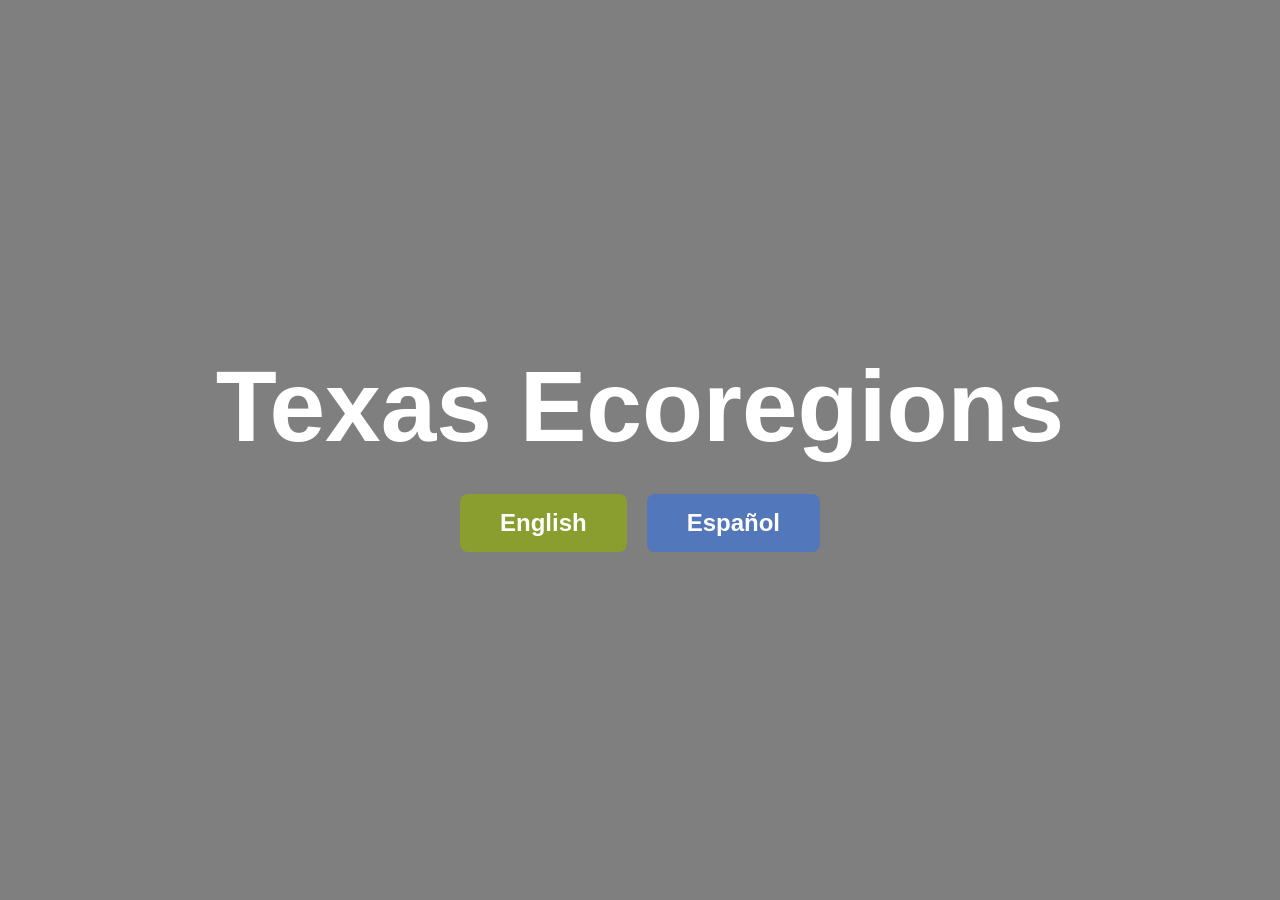
<file: index.html>
<!DOCTYPE html>
<html lang="en">
  <head>
    <meta charset="utf-8" />
    <meta name="viewport" content="width=device-width, initial-scale=1.0, maximum-scale=5.0, user-scalable=yes">
    <title>Texas Ecoregions</title>
    <link rel="stylesheet" type="text/css" href="style.css">
    <style>
      
      #index-video{
        position:fixed;
        right:0px;
        bottom: 0px;
        width: fit-content;
        height: fit-content;
        z-index: 0;
      }

      .language-selection {
        display: flex;
        z-index: 1;
        flex-direction: column;
        align-items: center;
        justify-content: center;
        height: 100vh;
        gap: 30px;
        background: rgba(0,0,0,0.5);
      }
      
      @keyframes titleAnimation{
        from {
          opacity: 0%;
          font-size: 10px;
        }
        to {
          opacity: 100%;
          font-size: 100px;
        }
      }

      .language-selection h1 {
        color: white;
        font-size: 100px;
        text-align: center;
        margin: 0;
        animation-name: titleAnimation;
        animation-duration: 1.5s;
        z-index: 1;
      }
      
      .button-container {
        display: flex;
        gap: 20px;
      }
      
      .language-btn {
        padding: 15px 40px;
        font-size: 24px;
        border: none;
        border-radius: 8px;
        cursor: pointer;
        text-decoration: none;
        color: white;
        font-weight: bold;
        transition: transform 0.2s, box-shadow 0.2s;
      }
      
      .language-btn:hover {
        transform: scale(1.05);
        box-shadow: 0 5px 15px rgba(0, 0, 0, 0.3);
      }
      
      .english-btn {
        background-color: #8a9e2f;
      }
      
      .spanish-btn {
        background-color: #5377bb;
      }

      @media (max-width: 480px) {
  .language-selection h1 {
    font-size: 24px;
    margin-bottom: 12px;
  }

  .button-container {
    flex-direction: column;
    gap: 12px;
  }
}
      
    </style>
  </head>
  <body>
    <video autoplay muted loop id="index-video">
      <source src="Videos/marshes-video.mp4">
    </video>
    <div class="language-selection">
      <h1>
        Texas Ecoregions
      </h1>
      <div class="button-container" style="z-index: 1;">
        <a href="english-landing.html" class="language-btn english-btn">English</a>
        <a href="spanish-landing.html" class="language-btn spanish-btn">Español</a>
      </div>
    </div>
  </body>
</html>
    <script src="sketch.js"></script>
  </body>
</html>
</file>
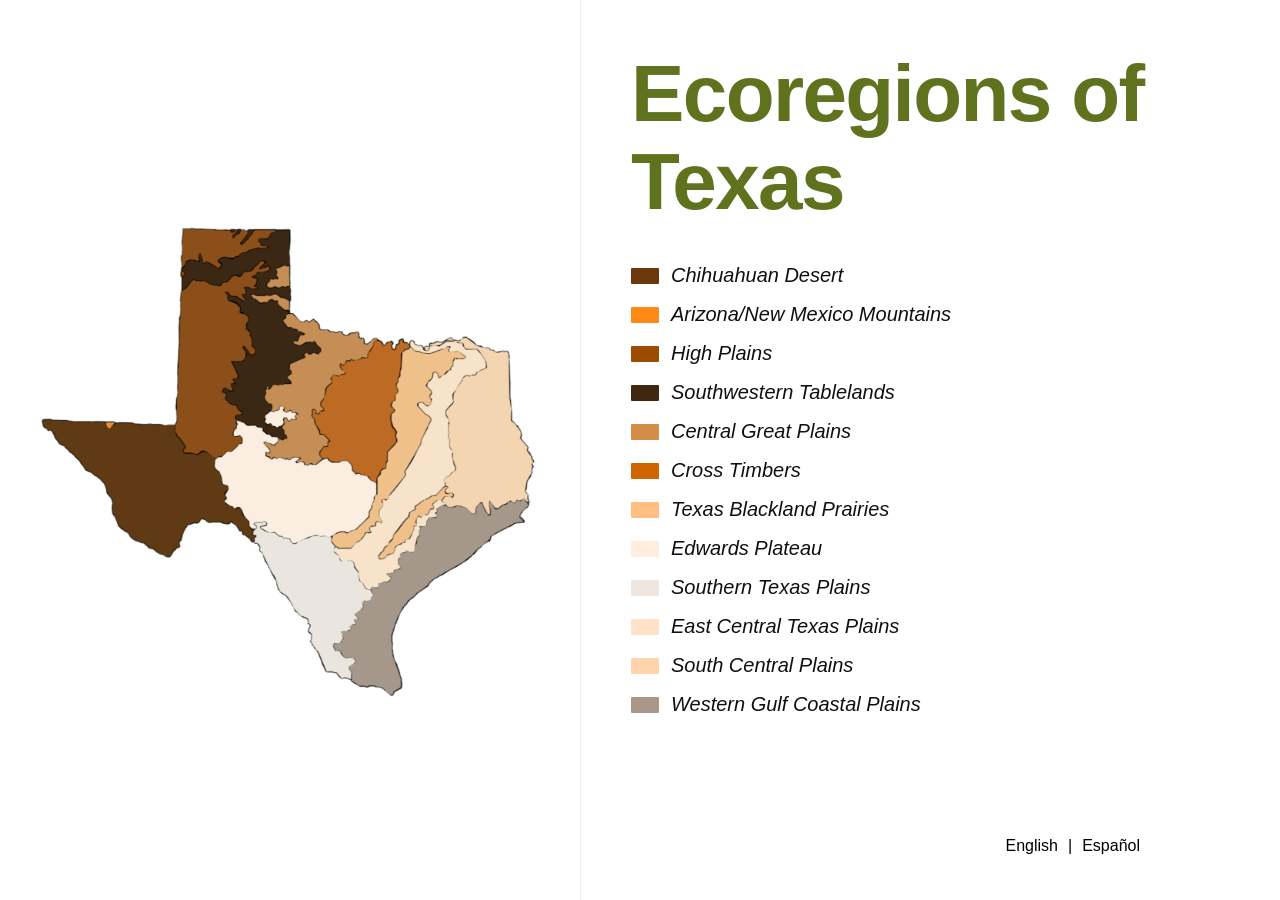
<file: english-landing.html>
<!DOCTYPE html>
<html lang="en">
  <head>
    <meta charset="utf-8" />
    <meta name="viewport" content="width=device-width, initial-scale=1.0, maximum-scale=5.0, user-scalable=yes">
    <title>Texas Ecoregions</title>
    <link rel="stylesheet" type="text/css" href="style.css">
  </head>
  <body>
    <!-- Start Menu - English -->

    <div id="startMenu" class="page active">
          <!--debugging mqp coordinates
          <p style="position:absolute;">
        <span id="x">0</span>, 
        <span id="y">0</span>
    </p>-->

    <!--ecoregion old coordinates debugging
        <area shape="poly" alt="Chihuahuan Desert" coords="0,476,133,479,149,503,167,484,288,486,313,535,318,548,359,548,390,593,404,654,452,690,463,742,383,700,336,702,278,782,170,710,134,620" onclick="navigateToEcoregion('chihuahuanDeserts')" fill="" fill-opacity="0.5" style="cursor:pointer">
    <area  shape="poly" alt="Southern Texas Plains" coords="467,704,476,753,546,884,615,1024,676,1039,681,997,633,964,720,860,676,783,640,770,632,730,550,741,517,726,481,715,487,698" onclick="navigateToEcoregion('southernTexasPlains')" style="cursor:pointer">
    <area  shape="poly" alt="Western Gulf Coastal Plains" coords="875,658,935,678,954,657,973,686,977,654,993,666,1057,651,1040,678,1050,697,768,909,788,1048,762,1070,680,1042,679,985,641,962" onclick="navigateToEcoregion('westernGulfCoastalPlain')" style="cursor:pointer">
    <area  shape="poly" alt="East Central Texas Plains"  coords="720,851,682,779,641,766,646,758,681,752,720,722,749,697,741,679,824,557,852,477,824,444,832,443,847,446,852,416,842,398,855,377,871,386,896,363,902,346,923,341,909,321,892,322,884,314,838,331,802,313,809,306,842,325,865,313,890,306,914,314,925,323,951,326,968,354,933,379,895,415,879,463,893,552,895,588,867,622,807,669,735,772,753,774,796,740,823,689,863,653,872,655" onclick="navigateToEcoregion('eastCentralTexasPlains')" style="cursor:pointer">
    <area  shape="poly" alt="High Plains"  coords="311,62,408,64,415,82,439,65,445,71,430,98,470,68,511,64,472,90,482,101,389,127,388,144,360,131,344,111,343,127,322,127,307,143,308,98" onclick="navigateToEcoregion('highPlains')" style="cursor:pointer">
    <area  shape="poly" alt="High Plains"  coords="306,193,292,483,322,540,356,539,380,556,434,527,416,506,424,478,422,464,434,461,398,429,393,400,415,409,421,373,411,344,443,341,432,310,456,328,449,283,441,250,395,200,437,206,441,184,462,187,462,162,490,148,475,148,482,132,442,159,387,185,352,175,330,175" onclick="navigateToEcoregion('highPlains')" style="cursor:pointer">
    <area  shape="poly" alt="Arizona/New Mexico Mountains"  coords="141,480,150,499,162,482" onclick="navigateToEcoregion('arizonaNewMexicoMountains')" style="cursor:pointer">
    <area  shape="poly" alt="Southwestern Tablelands"  coords="305,147,312,157,306,168,306,182,336,168,385,181,483,129,483,142,495,142,468,162,464,191,439,207,411,207,454,259,461,331,422,352,419,410,400,410,404,430,436,459,430,469,457,486,491,497,530,519,524,499,499,488,482,479,485,462,499,452,484,424,493,397,541,394,531,381,542,375,540,351,571,337,579,324,601,328,605,321,593,308,551,311,565,288,528,267,535,243,508,217,476,224,456,206,486,203,513,202,538,215,541,187,497,190,493,180,514,169,510,146,539,139,541,66,512,66,481,86,483,102,419,129,396,126,388,145,352,128,320,132" onclick="navigateToEcoregion('southwesternTablelands')" style="cursor:pointer">
    <area  shape="poly" alt="Southwestern Tablelands"  coords="408,64,414,78,442,64,447,70,436,90,479,62" onclick="navigateToEcoregion('southwesternTablelands')" style="cursor:pointer">
    <area  shape="poly" alt="Cross Timbers"  coords="784,301,800,315,759,489,776,519,727,605,684,586,665,561,631,568,614,550,633,518,602,500,597,459,622,456,614,436,634,387,673,377,653,360,711,345,728,304,763,311" onclick="navigateToEcoregion('crossTimbers')" style="cursor:pointer">
    <area  shape="poly" alt="South Central Plains"  coords="840,310,890,295,926,297,988,324,1012,328,1032,476,1068,564,1057,646,993,658,970,643,972,674,956,651,936,672,914,661,893,660,878,648,901,635,879,618,902,578,883,459,915,399,971,360,960,332,949,323,929,320,897,303,863,311,841,319" onclick="navigateToEcoregion('southCentralPlains')" style="cursor:pointer">
    <area  shape="poly" alt="Texas Blackland Prairies"  coords="803,325,840,336,882,323,914,337,892,343,866,377,850,370,834,399,843,437,815,435,845,482,735,685,738,698,677,750,646,753,635,728,670,719,713,682,732,602,781,520,765,479" onclick="navigateToEcoregion('texasBlacklandPrairies')" style="cursor:pointer">
    <area  shape="poly" alt="Texas Blackland Prairies"  coords="875,620,893,632,823,685,792,740,753,768,741,770,770,732,804,682,819,665" onclick="navigateToEcoregion('texasBlacklandPrairies')" style="cursor:pointer">
    <area  shape="poly" alt="Edwards Plateau" coords="428,484,422,506,437,526,380,562,399,618,421,663,454,687,459,701,488,691,497,697,489,709,552,733,627,728,670,714,710,681,726,614,681,588,663,565,628,568,618,559,581,573,555,570,559,558,498,558,491,542,485,522,508,526,514,515,471,492" onclick="navigateToEcoregion('edwardsPlateau')" style="cursor:pointer">
    <area  shape="poly" alt="Edwards Plateau" coords="490,462,490,479,522,494,530,469,539,477,556,472,555,463,530,457,525,451" onclick="navigateToEcoregion('edwardsPlateau')" style="cursor:pointer">
    <area  shape="poly" alt="Central Great Plains" coords="462,210,478,224,509,218,540,245,533,267,574,287,562,309,601,309,612,322,605,333,546,354,548,378,539,384,549,397,497,409,489,429,505,456,536,455,561,462,559,476,541,483,533,477,530,494,536,516,510,533,496,533,501,557,566,553,565,567,581,570,612,558,610,540,624,527,613,510,600,506,589,453,612,450,610,429,634,377,660,373,648,354,707,335,726,299,699,309,688,285,606,281,591,259,567,265,539,222,510,203" onclick="navigateToEcoregion('centralGreatPlains')" style="cursor:pointer">
    <area  shape="poly" alt="Central Great Plains" coords="540,142,512,146,519,168,498,181,503,188,540,184" onclick="navigateToEcoregion('centralGreatPlains')" style="cursor:pointer">
    -->

      <div class="landing-container">
        <div class="map-section">
          <svg viewBox="0 0 1300 1300" preserveAspectRatio="xMidYMid meet" class="scaled-svg">
          <image href="Maps/texas-map.png" alt="Texas Ecoregions Map" style="width: 1300px; height: auto;"></image>
          <!-- ecoregion coordinates-->  
           <!-- arizona/new mexico mountains -->
          <polygon points="170,573,196,573,179,594"
            fill="transparent" fill-opacity="0.5"
            style="cursor:pointer"
            onclick="navigateToEcoregion('arizonaNewMexicoMountains')"/>
            <!-- chihuahuan desert -->
            <polygon points="7,567,166,574,179,598,199,580,348,584,373,639,365,652,424,655,457,672,474,739,485,746,479,786,506,803,520,799,546,848,556,886,505,843,431,835,376,849,335,928,228,875,164,733,72,655" 
            fill="transparent" fill-opacity="0.5"
            style="cursor:pointer"
            onclick="navigateToEcoregion('chihuahuanDeserts')"/>
            <!-- high plains-->
            <polygon points="369,72,491,77,500,101,532,79,537,86,520,109,525,122,560,80,610,78,568,101,580,119,500,149,466,154,466,177,429,159,416,138,413,156,384,151,367,171,369,198,377,192,368,184,366,233,400,208,465,223,509,195,545,186,575,161,570,179,592,174,576,187,568,187,546,201,562,228,522,221,528,251,481,238,491,256,521,293,539,310,536,335,558,392,529,375,526,412,505,413,509,454,492,489,478,489,480,521,524,554,507,565,508,586,499,609,530,624,461,667,428,652,384,647,353,581"
            fill="transparent" fill-opacity="0.5"
            style="cursor:pointer"
            onclick="navigateToEcoregion('highPlains')"/>
            <!-- southwestern tablelands -->
            <polygon points="651,78,647,165,614,177,614,201,587,218,652,229,646,256,615,240,550,243,573,266,604,262,647,287,629,314,684,345,653,371,674,374,713,367,727,388,721,397,691,395,682,405,647,426,653,446,633,461,651,474,589,484,583,507,600,539,586,558,587,574,625,591,637,615,624,622,574,594,514,568,532,555,490,516,485,495,505,482,513,449,511,423,537,407,534,388,566,395,543,327,544,306,490,246,530,256,530,231,568,229,556,204,601,172,578,150,546,178,505,194,468,216,399,201,373,218,373,198,380,190,371,178,388,157,415,159,417,147,429,163,467,181,469,161,501,156,581,124,579,104,615,78,496,77,501,98,530,79,542,79,526,112,559,78"
            fill="transparent" fill-opacity="0.5"
            style="cursor:pointer"
            onclick="navigateToEcoregion('southwesternTablelands')"/>
            <!--central great plains-->
            <polygon points="715,685,694,683,672,677,592,660,589,631,641,620,631,585,638,567,668,569,675,548,641,542,629,527,607,545,604,527,591,506,594,490,656,475,649,456,663,447,655,429,733,395,731,381,714,360,672,361,692,344,637,316,653,287,614,259,601,255,576,260,561,247,613,246,645,262,655,220,600,211,623,202,623,178,649,173,652,281,679,313,710,311,730,334,791,350,824,342,841,373,873,359,850,397,848,406,797,415,779,423,791,445,760,458,744,482,731,526,732,540,722,551,709,538,706,565,724,609,748,620,744,638,727,648,730,672"
            fill="transparent" fill-opacity="0.5"
            style="cursor:pointer"
            onclick="navigateToEcoregion('centralGreatPlains')"/>
            <!-- cross timbers -->
            <polygon points="874,363,899,375,917,368,925,384,943,360,959,374,957,383,941,396,933,452,925,481,912,539,913,584,925,620,899,668,897,695,868,730,817,700,808,676,763,678,735,669,735,645,757,631,744,604,729,600,715,553,747,551,733,526,744,503,757,467,797,452,788,426,855,410"
            fill="transparent" fill-opacity="0.5"
            style="cursor:pointer"
            onclick="navigateToEcoregion('crossTimbers')"/>
            <!-- edwards plateau-->
            <polygon points="872,739,869,771,850,823,802,858,754,873,713,871,657,891,577,856,594,840,587,835,558,839,559,849,547,843,523,795,503,794,482,781,492,751,492,739,477,735,465,676,535,625,519,609,505,606,515,586,511,574,559,588,589,609,616,621,584,629,586,660,599,675,721,688,740,678,772,683,799,681,819,706"
            fill="transparent" fill-opacity="0.5"
            style="cursor:pointer"
            onclick="navigateToEcoregion('edwardsPlateau')"/>
            <!-- southern texas plains-->
            <polygon points="555,857,560,841,584,839,571,853,655,897,721,875,758,879,763,903,762,912,779,935,807,941,859,1017,856,1036,840,1041,836,1052,815,1076,815,1091,783,1119,785,1138,763,1153,770,1168,792,1192,819,1196,802,1220,805,1243,779,1240,765,1223,744,1221,706,1141,701,1083,657,1061,646,1027,617,1012"
            fill="transparent" fill-opacity="0.5"
            style="cursor:pointer"
            onclick="navigateToEcoregion('southernTexasPlains')"/>
            <!-- texas blackland prairies -->
            <polygon points="965,381,984,395,1016,402,1049,388,1063,382,1063,392,1088,392,1107,407,1076,411,1074,430,1039,457,1029,441,1011,467,1000,480,1015,499,1010,530,975,524,1003,559,1015,569,946,707,946,714,902,773,888,776,893,789,879,815,890,835,876,835,858,848,860,857,849,858,809,900,769,898,761,879,792,862,820,858,859,822,860,807,879,760,879,723,905,696,906,660,934,624,928,597,917,574,914,555,926,547,915,528,927,511,928,481,941,450,943,398"
            fill="transparent" fill-opacity="0.5"
            style="cursor:pointer"
            onclick="navigateToEcoregion('texasBlacklandPrairies')"/>
            <polygon points="875,924,913,886,963,809,976,795,1027,769,1053,747,1053,763,1072,765,1068,773,1051,770,1040,779,1019,785,1017,798,1002,817,988,820,981,818,972,833,975,842,969,848,959,876,941,883,922,898,915,914,886,933"
            fill="transparent" fill-opacity="0.5"
            style="cursor:pointer"
            onclick="navigateToEcoregion('texasBlacklandPrairies')"/>
            <!-- east central texas plains-->
            <polygon points="969,363,964,375,984,392,1011,397,1051,383,1067,379,1067,388,1089,390,1108,407,1103,414,1083,415,1070,438,1037,462,1026,449,1007,477,1020,496,1011,531,983,530,1006,554,1021,567,952,705,951,715,904,778,891,779,896,787,883,811,893,834,882,839,865,851,864,863,850,865,813,902,771,904,767,912,782,932,808,936,821,952,860,1007,909,984,902,967,936,952,937,921,957,911,973,911,983,874,992,847,1000,847,1013,822,1031,823,1030,808,1052,792,1043,780,1027,784,1021,797,1005,816,983,820,979,838,963,879,932,897,918,919,887,936,875,918,912,878,963,805,1022,764,1052,740,1052,726,1080,700,1060,569,1050,547,1075,520,1100,457,1132,450,1161,430,1136,389,1107,384,1097,371,1071,363,1054,371,1037,379,1018,381,1005,394"
            fill="transparent" fill-opacity="0.5"
            style="cursor:pointer"
            onclick="navigateToEcoregion('eastCentralTexasPlains')"/>
            <!--western gulf coastal plains-->
            <polygon points="911,1283,940,1261,913,1169,926,1088,969,1030,1024,987,1129,917,1170,875,1235,839,1257,832,1246,818,1269,792,1251,779,1226,786,1184,802,1167,790,1173,817,1146,787,1135,795,1129,812,1115,812,1105,799,1086,793,1067,794,1056,794,1036,807,1032,825,1014,824,1002,849,990,854,989,870,981,878,974,913,954,910,940,923,939,952,909,968,913,984,861,1007,865,1028,842,1042,819,1075,817,1092,788,1118,790,1132,770,1155,787,1180,823,1191,810,1215,808,1246,842,1261,885,1263"
            fill="transparent" fill-opacity="0.5"
            style="cursor:pointer"
            onclick="navigateToEcoregion('westernGulfCoastalPlains')"/>
            <!-- south central plains-->
            <polygon points="1270,781,1262,753,1282,683,1250,622,1247,593,1225,574,1216,395,1183,393,1134,377,1105,354,1091,361,1066,356,1041,366,1013,373,999,378,1005,388,1018,376,1038,376,1069,361,1097,367,1110,380,1141,388,1166,421,1158,435,1132,454,1106,454,1080,514,1057,545,1087,702,1057,724,1058,750,1077,761,1074,771,1053,774,1057,789,1089,789,1122,807,1144,779,1163,801,1167,778,1185,795,1227,783,1258,771"
            fill="transparent" fill-opacity="0.5"
            style="cursor:pointer"
            onclick="navigateToEcoregion('southCentralPlains')"/>

        </svg>
        </div>
        
        <div class="legend-sidebar">
          <h1>Ecoregions of Texas</h1>
          
          <div class="legend">
            <div class="legend-item" onclick="navigateToEcoregion('chihuahuanDeserts')">
              <div class="legend-color" style="background-color: #6a380a;"></div>
              <span class="legend-label">Chihuahuan Desert</span>
            </div>
            <div class="legend-item" onclick="navigateToEcoregion('arizonaNewMexicoMountains')">
              <div class="legend-color" style="background-color: #ff8817;"></div>
              <span class="legend-label">Arizona/New Mexico Mountains</span>
            </div>
            <div class="legend-item" onclick="navigateToEcoregion('highPlains')">
              <div class="legend-color" style="background-color: #9c4c00;"></div>
              <span class="legend-label">High Plains</span>
            </div>
            <div class="legend-item" onclick="navigateToEcoregion('southwesternTablelands')">
              <div class="legend-color" style="background-color: #402711;"></div>
              <span class="legend-label">Southwestern Tablelands</span>
            </div>
            <div class="legend-item" onclick="navigateToEcoregion('centralGreatPlains')">
              <div class="legend-color" style="background-color: #d48c49;"></div>
              <span class="legend-label">Central Great Plains</span>
            </div>
            <div class="legend-item" onclick="navigateToEcoregion('crossTimbers')">
              <div class="legend-color" style="background-color: #d06500;"></div>
              <span class="legend-label">Cross Timbers</span>
            </div>
            <div class="legend-item" onclick="navigateToEcoregion('texasBlacklandPrairies')">
              <div class="legend-color" style="background-color: #ffbe82;"></div>
              <span class="legend-label">Texas Blackland Prairies</span>
            </div>
            <div class="legend-item" onclick="navigateToEcoregion('edwardsPlateau')">
              <div class="legend-color" style="background-color: #ffeedf;"></div>
              <span class="legend-label">Edwards Plateau</span>
            </div>
            <div class="legend-item" onclick="navigateToEcoregion('southernTexasPlains')">
              <div class="legend-color" style="background-color: #ede5de;"></div>
              <span class="legend-label">Southern Texas Plains</span>
            </div>
            <div class="legend-item" onclick="navigateToEcoregion('eastCentralTexasPlains')">
              <div class="legend-color" style="background-color: #ffe1c7;"></div>
              <span class="legend-label">East Central Texas Plains</span>
            </div>
            <div class="legend-item" onclick="navigateToEcoregion('southCentralPlains')">
              <div class="legend-color" style="background-color: #ffd4ad;"></div>
              <span class="legend-label">South Central Plains</span>
            </div>
            <div class="legend-item" onclick="navigateToEcoregion('westernGulfCoastalPlain')">
              <div class="legend-color" style="background-color: #a99889;"></div>
              <span class="legend-label">Western Gulf Coastal Plains</span>
            </div>
          </div>
          
          <div class="language-selector">
            <span>English</span>
            <span class="divider">|</span>
            <a href="spanish-landing.html">Español</a>
          </div>
        </div>
      </div>
    </div>
    <script src="landing-script.js"></script>
  </body>
</html>
</file>
<file: style.css>
* {
  margin: 0;
  padding: 0;
  box-sizing: border-box;
}

html, body {
  margin: 0;
  padding: 0;
  font-family: 'Inter', 'Noto Sans', sans-serif;
  background: white;
  height: 100vh;
  width: 100vw;
  overflow-x: hidden;
}


/* Page Management */

.page {
  display: none;
  height: 100vh;
  width: 100vw;
  overflow-x: hidden;
    /* For Firefox */
  scrollbar-width: none;
  /* For Internet Explorer and Edge */
  -ms-overflow-style: none;
}

.page::-webkit-scrollbar {
  display: none;
}

.page.active {
  display: block;
}


/* Landing Page Container */

.landing-container {
  display: flex;
  height: 100vh;
  width: 100vw;
  background-color: rgb(255, 255, 255);
}

.map-section {
  flex: 1;
  display: flex;
  align-items: center;
  justify-content: center;
  padding: 40px;
  overflow: hidden;
  flex-direction:column;
}

.scaled-svg {
  width: 100%;
  height: 100%;
  max-width: 100%;
  max-height: 100%;
}

.legend-sidebar {
  width: 700px;
  padding: 50px;
  display: flex;
  flex-direction: column;
  background-color: rgb(255, 255, 255);
  border-left: 1px solid #f0f0f0;
  overflow-y: auto;
}

.legend-sidebar h1 {
  font-size: 80px;
  font-weight: 900;
  line-height: 1.1;
  margin-bottom: 30px;
  color: #60721D;
  font-family: 'Noto Sans Hebrew', 'Noto Sans', sans-serif;
  letter-spacing: -0.02em;
  word-wrap: break-word;
}

.legend {
  flex: 1;
  display: flex;
  flex-direction: column;
  gap: 0;
  margin-bottom: 40px;
}

.legend-item {
  display: flex;
  align-items: center;
  padding: 8px 0;
  gap: 12px;
  cursor: pointer;
  transition: background-color 0.2s ease;
}

.legend-item:hover {
  background-color: #f9f9f9;
}

.legend-color {
  width: 28px;
  height: 16px;
  flex-shrink: 0;
  border-radius: 1px;
}

.legend-label {
  font-size: 20px;
  font-style: italic;
  color: #11100f;
  font-family: 'Noto Serif Tamil Slanted', 'Noto Sans', sans-serif;
}

.container {
  display: flex;
  height: 100vh;
  width: 100vw;
}


/* Sidebar Styles */

.sidebar {
  background-color: #60721D;
  width: 443px;
  height: 100%;
  padding: 22px 28px;
  color: white;
  display: flex;
  flex-direction: column;
  justify-content: flex-start;
  overflow-y: auto;
}

.sidebar h1 {
  font-size: 55px;
  font-weight: 900;
  line-height: 1.2;
  margin-bottom: 20px;
  max-width: 355px;
  letter-spacing: -0.02em;
  font-family: 'Noto Sans Hebrew', 'Noto Sans', sans-serif;
}

.sidebar .description {
  font-size: 18px;
  font-weight: 700;
  line-height: 1.3;
  margin-bottom: 80px;
  max-width: 376px;
  font-family: 'Noto Sans', sans-serif;
}

.sidebar .or-text {
  font-size: 55px;
  font-weight: 900;
  text-align: center;
  margin-bottom: 40px;
  font-family: 'Noto Sans Hebrew', 'Noto Sans', sans-serif;
}

.sidebar .instructions {
  font-size: 12px;
  font-weight: 400;
  line-height: 1.4;
  display: none;
}


/* Main Content Area */

.main-content {
  flex: 1;
  position: relative;
  background-color: white;
  display: flex;
  align-items: center;
  justify-content: center;
  padding: 54px 140px;
  overflow-y: auto;
}

.map-container {
  width: 753px;
  height: 729px;
  position: relative;
  top: 54px;
  left: 50%;
  transform: translateX(-50%);
  overflow: hidden;
}

.map-section{
  width: 100%;
  height: 100%;
  object-fit: contain;
}


/* Ecoregion Buttons */

.ecoregion-btn {
  position: absolute;
  border: none;
  background: transparent;
  cursor: pointer;
  padding: 0;
  overflow: visible;
  transition: opacity 0.3s ease;
}

.ecoregion-btn:hover {
  opacity: 0.8;
}

.ecoregion-btn img {
  display: block;
  width: 100%;
  height: 100%;
  object-fit: contain;
}

.southwestern-tablelands {
  width: 206.221px;
  height: 308.5px;
  left: 50%;
  transform: translateX(-50%);
  margin-left: 85px;
  top: 120px;
}

.chihuahuan-deserts {
  width: 311.5px;
  height: 205px;
  left: 50%;
  transform: translateX(-50%);
  margin-left: -100px;
  top: 420px;
}

.high-plains {
  width: 148.5px;
  height: 337.5px;
  left: 50%;
  transform: translateX(-50%);
  margin-left: 180px;
  top: 120px;
}

.central-great-plains {
  width: 180px;
  height: 240px;
  left: 50%;
  transform: translateX(-50%);
  margin-left: 40px;
  top: 90px;
}

.cross-timbers {
  width: 160px;
  height: 200px;
  left: 50%;
  transform: translateX(-50%);
  margin-left: 20px;
  top: 240px;
}

.edwards-plateau {
  width: 170px;
  height: 190px;
  left: 50%;
  transform: translateX(-50%);
  margin-left: -20px;
  top: 330px;
}

.southern-texas-plains {
  width: 200px;
  height: 140px;
  left: 50%;
  transform: translateX(-50%);
  margin-left: -50px;
  top: 460px;
}

.texas-blackland-prairies {
  width: 140px;
  height: 190px;
  left: 50%;
  transform: translateX(-50%);
  margin-left: 110px;
  top: 270px;
}

.east-central-texas-plains {
  width: 150px;
  height: 170px;
  left: 50%;
  transform: translateX(-50%);
  margin-left: 110px;
  top: 340px;
}

.western-gulf-coastal-plain {
  width: 170px;
  height: 190px;
  left: 50%;
  transform: translateX(-50%);
  margin-left: 70px;
  top: 430px;
}

.south-central-plains {
  width: 140px;
  height: 170px;
  left: 50%;
  transform: translateX(-50%);
  margin-left: 0px;
  top: 400px;
}

.arizona-new-mexico-mountains {
  width: 90px;
  height: 140px;
  left: 50%;
  transform: translateX(-50%);
  margin-left: -180px;
  top: 180px;
}


/* Language Selector */

.language-selector {
  position: absolute;
  bottom: 45px;
  right: 140px;
  display: flex;
  gap: 10px;
  font-size: 16px;
  font-weight: 400;
  color: black;
  font-family: 'Inter', sans-serif;
}

.language-selector a {
  color: black;
  text-decoration: none;
  cursor: pointer;
  transition: text-decoration 0.3s ease;
}

.language-selector a:hover {
  text-decoration: underline;
}

.divider {
  color: black;
}


/* Detail Pages ------------------------------------------------------------------------------------*/

.detail-page {
  background: linear-gradient(135deg, #ffffff 0%, #f5f5f5 100%);
  padding-left: 30px;
  padding-right: 30px;
  padding-bottom: 60px;
  /*padding: 60px 80px; CAUSES BLANK SPACE ON TOP OF VIDEO*/
  overflow-y: auto;
}

.detail-background {
  position: fixed;
  top: 0;
  left: 0;
  width: 100%;
  height: 100%;
  background: url('https://www.figma.com/api/mcp/asset/062e7c26-59e0-4dbb-97ab-372c9040367c') center/cover no-repeat;
  opacity: 0.3;
  pointer-events: none;
  z-index: -1;
}

.back-button {
  position: fixed;
  top: 20px;
  left: 50%;
  transform: translateX(-50%);
  z-index: 100;
}

.back-button a {
  color: #60721D;
  font-size: 18px;
  font-weight: 600;
  text-decoration: none;
  padding: 10px 20px;
  background: white;
  border-radius: 5px;
  transition: all 0.3s ease;
}

.back-button a:hover {
  background: #f0f0f0;
  transform: translateX(-5px);
}

/*
.ecoregion-title {
  background-color:#60721D;
  width: 100vw;
  max-width: none;
  margin: 0 0 0 0;
}

.ecoregion-title h1{
  font-size: 64px;
  font-weight: 900;
  color: white;
  margin-bottom: 20px;
  text-align: right;
  font-family: 'Noto Sans Hebrew', 'Noto Sans', sans-serif;
}*/

.ecoregion-description {
  font-size: 30px;
  font-family: Verdana, Geneva, Tahoma, sans-serif;
  color: #60721D;
  text-align: left;
  max-width: 1500px;
  margin: 0 auto 40px;
  line-height: 1.6;
}


/* Video container and overlay */

.video-container {
  position: relative;
  left: 50%;
  transform: translateX(-50%);
  width: 100vw;
  height: 100vh;
  max-width: none;
  margin: 0 0 0 0;
  overflow: hidden;
  z-index: 1;
}

.ecoregion-video {
  width: 100%;
  height: 100%;
  object-fit: cover;
  display: block;
}

.video-overlay {
  position: absolute;
  top: 50%;
  left: 50%;
  transform: translate(-50%, -50%);
  z-index: 2;
  pointer-events: none;
  text-align: center;
}

.video-title {
  color: #ffffff;
  font-size: 48px;
  font-weight: 900;
  text-shadow: 0 4px 18px rgba(0,0,0,0.7);
  font-family: 'Noto Sans Hebrew', 'Noto Sans', sans-serif;
}


/* Responsive adjustments for mobile */

@media (max-width: 1200px) {
  .video-container { height: 70vh; }
  .video-title { font-size: 36px; }
}

@media (max-width: 768px) {
  .video-container { height: 56vh; }
  .video-title { font-size: 26px; }
}


/* Horizontal Scrolling Banner */

.native-title {
  font-size: 60px;
  color: #60721D;
  text-align: center;
  max-width: 600px;
  margin: 45px auto 0px;
  line-height: 0.5;
}

.plantlist{
  gap: 30px;
  margin-top: 40px;
  margin-bottom: 40px;
}


.scrollmenu{
  position: relative;
  width: 100%;
  height: auto;
  /*overflow-x: scroll; */
  background-color: #627d00;
  white-space: nowrap;
  padding-top: 20px;
  padding-bottom: 20px;
  margin-bottom: 40px;
  margin-top: 0px;
  overflow: hidden; /* CHANGE TO HIDDEN TO HIDE SCROLLBAR, CHANGE TO AUTO TO SHOW SCROLLBAR 
  overflow-x: auto;  Enable horizontal scrolling - added this and all below 
  overflow-y: hidden;  Disable vertical scrolling 
  white-space: nowrap;  Prevent items from wrapping to the next line 
  touch-action: pan-x;  Allow touch scrolling on mobile devices */
}

@keyframes loop {
    0% {transform: translateX(100%);}
    100% {transform: translateX(-100%);}
}

.native-card{
  display:inline-block;
  width: auto;
  height: auto;
  background: white;
  border-radius: 10px;
  overflow: hidden;
  box-shadow: 0 4px 12px rgba(0, 0, 0, 0.15);
  transition: transform 0.3s ease, box-shadow 0.3s ease;
  cursor: pointer;
  margin-left: 15px;
  margin-right: 15px;
}

.native-card:hover {
  transform: translateY(-5px);
  box-shadow: 0 8px 20px rgba(0, 0, 0, 0.25);
}

.native-card img {
  width: 100%;
  height: auto;
  max-height: 180px;
  object-fit: cover;
}

.native-card .plant-name {
  padding: 15px 15px 5px;
  font-size: 14px;
  font-weight: 600;
  font-style: italic;
  color: #666; 
}

.native-card .plant-common {
  padding: 0 15px 15px;
  font-size: 16px;
  font-weight: 700;
  color: #333;
  line-height: 1.4;
  text-wrap: wrap;
  min-height: 50px;
  max-height: 50px;
  max-width: 250px;
  white-space: nowrap;
  overflow: hidden;
  text-overflow: ellipsis;
}

.learn-more-btn a{
  display: inline-block;
  padding: 12px 20px;
  color: white;
  font-size: 14px;
  font-weight: 700;
  font-family: 'Noto Sans Hebrew', 'Noto Sans', sans-serif;
}


.database-button {
  display: flex;
  /*justify-content: center;*/
  /*align-items: center;*/
  width: 100%;
  margin-top: 60px;
  margin-bottom: 20px;
}

.database-button a img {
  max-width: 600px;
  width: 100%;
  height: auto;
  transition: transform 0.2s, box-shadow 0.2s;
  cursor: pointer;
}

.database-button:hover {
  transform: translateY(-5px);
}


/* Invasive Species + Search Bar */

.invasive-title {
  font-size: 60px;
  color: #7d1515;
  text-align: center;
  max-width: 700px;
  margin: 45px auto 45px;
  line-height: 0.5;
}


.plant-image-placeholder {
  width: 100%;
  height: 250px;
  display: flex;
  align-items: center;
  justify-content: center;
  position: relative;
}

.plant-initials {
  font-size: 64px;
  font-weight: 900;
  color: rgba(255, 255, 255, 0.3);
  font-family: 'Noto Sans Hebrew', 'Noto Sans', sans-serif;
}

.invasive-badge {
  position: absolute;
  top: 12px;
  right: 12px;
  background: #c0392b;
  color: white;
  padding: 4px 10px;
  border-radius: 3px;
  font-size: 11px;
  font-weight: 700;
  letter-spacing: 0.5px;
  font-family: 'Noto Sans', sans-serif;
}

.search-section {
  margin-bottom: 50px;
  text-align: center;
}

.search-input {
  width: 100%;
  max-width: 500px;
  padding: 15px 20px;
  font-size: 16px;
  border: 2px solid #d9d9d9;
  border-radius: 30px;
  font-family: 'Inter', sans-serif;
  transition: border-color 0.3s ease;
}

.search-input:focus {
  outline: none;
  border-color: #60721D;
}

.search-input::placeholder {
  color: #b3b3b3;
}

.plant-grid {
  display: grid;
  grid-template-columns: repeat(auto-fit, minmax(280px, 1fr));
  gap: 30px;
  margin-top: 40px;
}

.plant-card {
  background: white;
  border-radius: 10px;
  overflow: hidden;
  box-shadow: 0 4px 12px rgba(0, 0, 0, 0.15);
  transition: transform 0.3s ease, box-shadow 0.3s ease;
  cursor: pointer;
}

.plant-card:hover {
  transform: translateY(-5px);
  box-shadow: 0 8px 20px rgba(0, 0, 0, 0.25);
}

.plant-card img {
  width: 100%;
  height: 250px;
  object-fit: cover;
}

.plant-card .plant-name {
  padding: 15px 15px 5px;
  font-size: 14px;
  font-weight: 600;
  font-style: italic;
  color: #666;
}

.plant-card .plant-common {
  padding: 0 15px 5px;
  font-size: 16px;
  font-weight: 700;
  color: #333;
  line-height: 1.4;
  min-height: 50px;
}

.plant-card .credit {
  padding: 0 15px 5px;
  font-size: 10px;
  color: #999;
  font-family: 'Inter', sans-serif;
}

.plant-card .plant-source {
  padding: 0 15px 15px;
  font-size: 10px;
  color: #999;
  font-family: 'Inter', sans-serif;
}

.ecoregion-subtitle {
  font-size: 18px;
  color: #c0392b;
  text-align: center;
  font-weight: 600;
  margin-bottom: 10px;
  font-family: 'Noto Sans', sans-serif;
}


.learn-more-btn {
  width: calc(100% - 30px);
  margin: 0 15px 15px 15px;
  padding: 12px 20px;
  background-color: #b2c93e;
  color: white;
  border: none;
  border-radius: 5px;
  font-size: 14px;
  font-weight: 700;
  cursor: pointer;
  transition: background-color 0.3s ease;
  font-family: 'Noto Sans Hebrew', 'Noto Sans', sans-serif;
}

.learn-more-btn:hover {
  background-color: #9aad2e;
}

/* Responsive Design */

/* Tablet and smaller screens */
@media (max-width: 1200px) {
.landing-container {
    flex-direction: column;
    height: auto;
  }
  .map-section {
    width: 100%;
    height: auto;
    padding: 20px;
  }
  

  .container {
    flex-direction: column;
    height: auto;
  }

  .legend-sidebar {
    width: 100%;
    height: auto;
    padding: 30px 20px;
    border-left: none;
    border-top: 1px solid #f0f0f0;
  }

  .native-title{
    font-size: 40px;
    max-width: 100vw;
    padding: 0 20px;
    text-align: center;
    line-height: 1.2;
  }

  .invasive-title{
    font-size: 40px;
    max-width: 100vw;
    line-height: 1.2;
    padding: 0 20px;
    text-align: center;
  }

  .legend-sidebar h1 {
    font-size: 60px;
    max-width: 100%;
    text-align: center;
    word-break: break-word;
  }

  .database-button{
    justify-content: center;
  }
  

  .sidebar {
    width: 100%;
    height: auto;
    padding: 30px 20px;
  }

  .sidebar h1 {
    font-size: 42px;
    max-width: 100%;
  }

  .sidebar .description {
    font-size: 16px;
    margin-bottom: 30px;
    max-width: 100%;
  }

  .sidebar .or-text {
    font-size: 32px;
    margin-bottom: 20px;
  }

  .main-content {
    width: 100%;
    height: auto;
    padding: 30px 20px;
    min-height: 500px;
  }

  .map-container {
    width: 100%;
    height: auto;
    aspect-ratio: 753 / 729;
    position: relative;
    top: auto;
    left: auto;
    max-width: 600px;
    margin: 0 auto 30px;
  }

  .ecoregion-btn {
    position: static;
    width: auto;
    height: auto;
    margin-bottom: 15px;
    display: inline-block;
  }

  .ecoregion-btn img {
    width: 100%;
    height: auto;
  }

  .southwestern-tablelands,
  .chihuahuan-deserts,
  .high-plains {
    width: auto !important;
    height: auto !important;
    left: auto !important;
    top: auto !important;
    max-width: 100%;
  }

  .language-selector {
    position: relative;
    bottom: auto;
    right: auto;
    margin-top: 30px;
    justify-content: center;
  }

  .detail-page {
    padding: 0px 0px;
  }

  .plant-grid {
    grid-template-columns: repeat(auto-fit, minmax(200px, 1fr));
    gap: 20px;
  }
}

/* Large desktop screens */
@media (min-width: 1921px) {
  .container {
    max-width: 100vw;
  }

  .sidebar h1 {
    font-size: 65px;
  }

  .sidebar .description {
    font-size: 20px;
  }

  .sidebar .or-text {
    font-size: 65px;
  }

  .map-container {
    width: 850px;
    height: 820px;
  }

  .plant-grid {
    grid-template-columns: repeat(auto-fit, minmax(320px, 1fr));
  }
}
</file>
